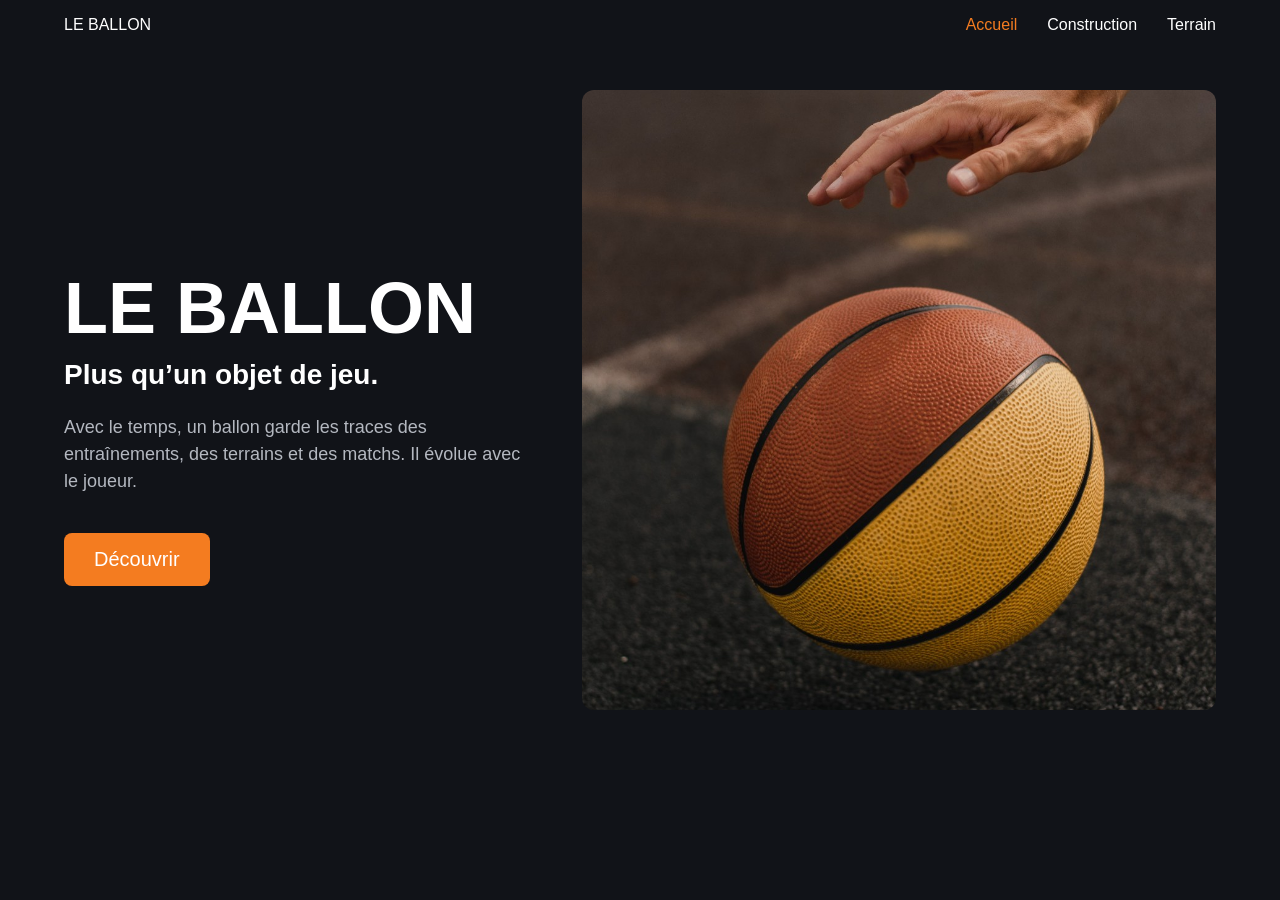
<file: index.html>
<!DOCTYPE html>
<html lang="fr">
 
<head>
 <meta charset="UTF-8">
 <title>Le ballon</title>
 <link rel="stylesheet" href="style.css">
</head>
 
<body>
<header>
    <p>LE BALLON</p>
 
    <div class="menu">
        <a href="index.html" class="actif">Accueil</a>
        <a href="construction.html">Construction</a>
        <a href="terrain.html">Terrain</a>
    </div>
</header>
<div class="accueil">

 <div class="texte">
    <h1>LE BALLON</h1>
    <h2>Plus qu’un objet de jeu.</h2>
 
    <p>
        Avec le temps, un ballon garde les traces des entraînements,
        des terrains et des matchs. Il évolue avec le joueur.
    </p>
 
    <a href="construction.html">Découvrir</a>   
 </div>
 <div class="image">
    <img src="images/accueil.jpg" alt="Ballon de basketball">
 
</div>

 </div>

</body>
 
</html>
</file>
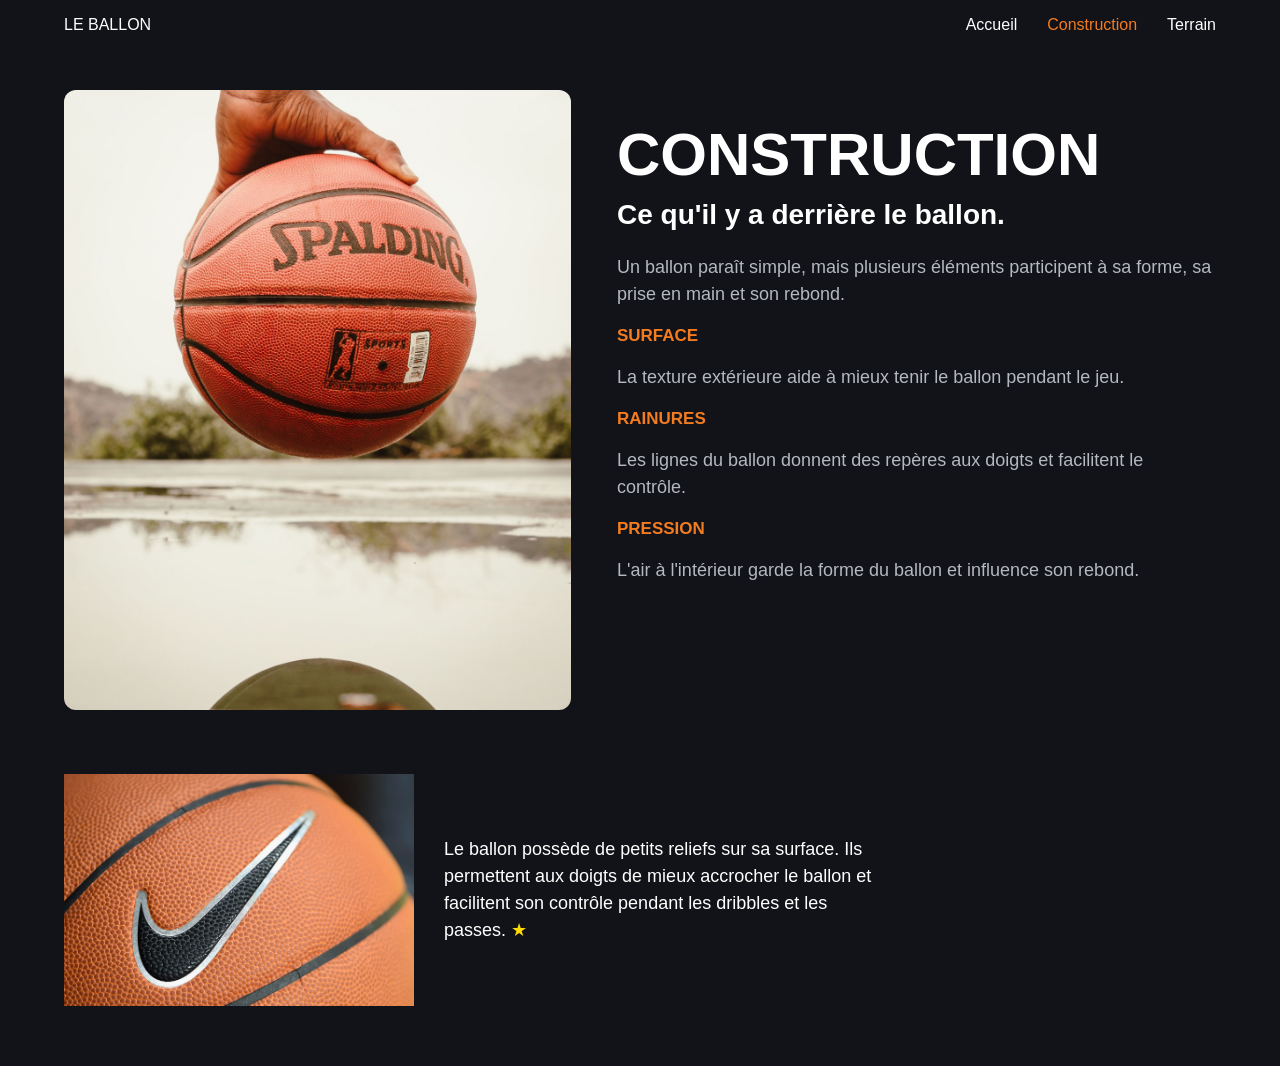
<file: construction.html>
<!DOCTYPE html>
<html lang="fr">
 
<head>
 <meta charset="UTF-8">
 <title>Construction - Le ballon</title>
 <link rel="stylesheet" href="style.css">
</head>
 
<body>
<header>
    <p>LE BALLON</p>
 
    <div class="menu">
        <a href="index.html">Accueil</a>
        <a href="construction.html" class="actif">Construction</a>
        <a href="terrain.html">Terrain</a>
    </div>
</header>
<!-- Début de la section Construction -->
<div class="accueil construction">
 
    <div class="image">
        <img src="images/construction.jpg"
             alt="Détails d'un ballon de basketball">
    </div>
 
    <div class="texte">
        <h1>CONSTRUCTION</h1>
        <h2>Ce qu'il y a derrière le ballon.</h2>
         
    <p>
        Un ballon paraît simple, mais plusieurs éléments
        participent à sa forme, sa prise en main et son rebond.
    </p>
 
    <h3>SURFACE</h3>
    <p>
        La texture extérieure aide à mieux tenir
        le ballon pendant le jeu.
    </p>
 
    <h3>RAINURES</h3>
    <p>
        Les lignes du ballon donnent des repères
        aux doigts et facilitent le contrôle.
    </p>
 
    <h3>PRESSION</h3>
    <p>
        L'air à l'intérieur garde la forme du ballon
        et influence son rebond.
    </p>
    </div>
 
</div>
<!-- Fin de la section Construction -->
 <!-- Photo supplémentaire -->
<div class="detail-photo">
    <img src="images/Texture.jpg"
         alt="Photographie de basketball">
 
    <p>
      Le ballon possède de petits reliefs
    sur sa surface. Ils permettent aux doigts
    de mieux accrocher le ballon et facilitent
    son contrôle pendant les dribbles
    et les passes.
    </p>
</div>
</body>
 
</html>
</file>
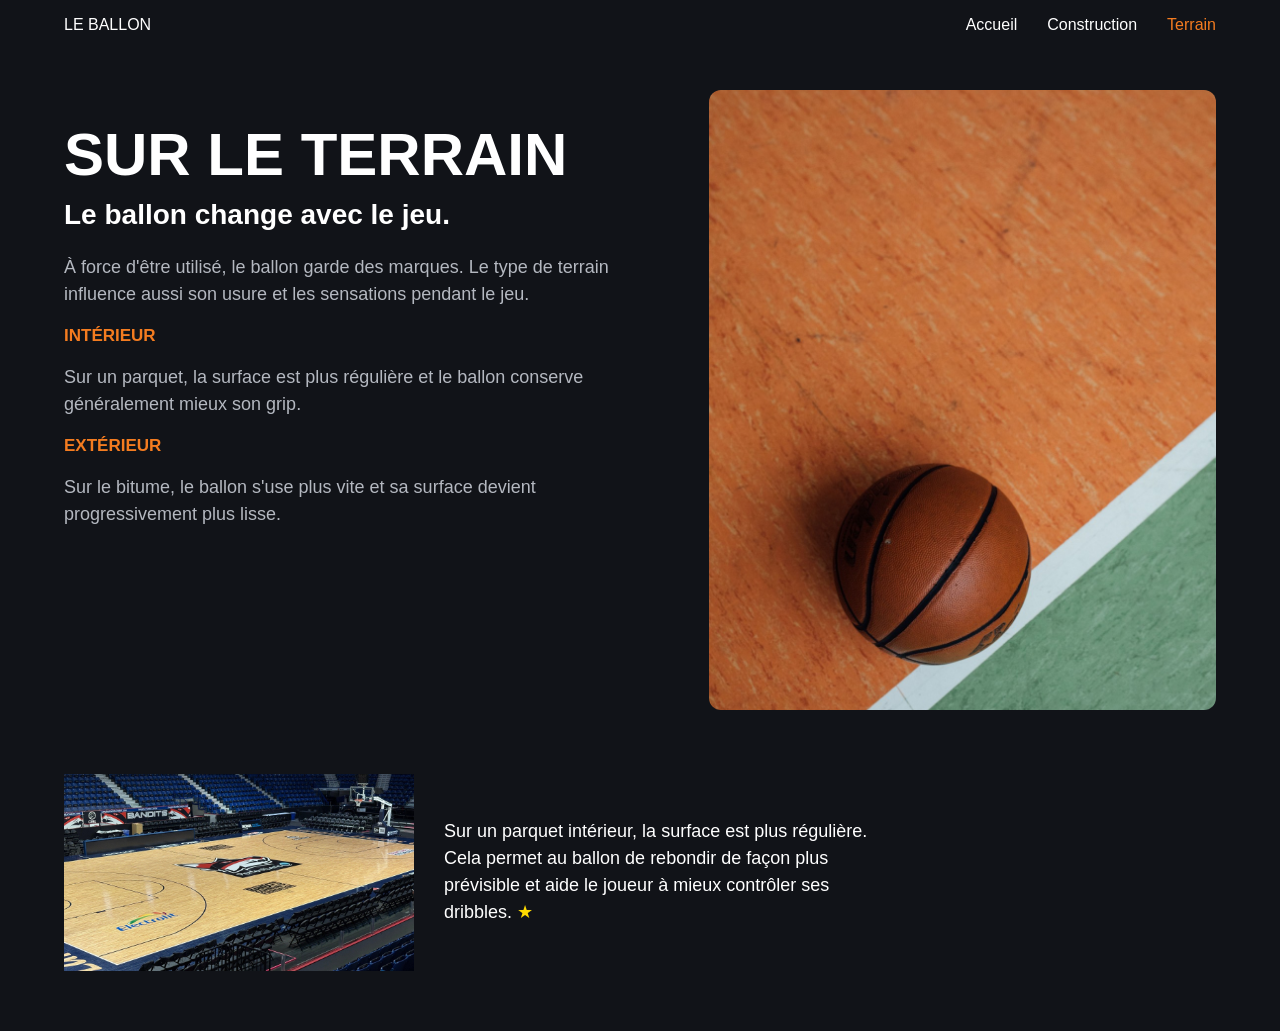
<file: terrain.html>
<!DOCTYPE html>
<html lang="fr">
 
<head>
 <meta charset="UTF-8">
 <title>Terrain - Le ballon</title>
 <link rel="stylesheet" href="style.css">
</head>
 
<body>
<header>
    <p>LE BALLON</p>
 
    <div class="menu">
       <a href="index.html">Accueil</a>
       <a href="construction.html">Construction</a>
       <a href="terrain.html" class="actif">Terrain</a>

    </div>
</header>
<!-- Début de la section Terrain -->
<div class="accueil terrain">
 
    <div class="texte">
        <h1>SUR LE TERRAIN</h1>
        <h2>Le ballon change avec le jeu.</h2>
 
        <p>
            À force d'être utilisé, le ballon garde des marques.
            Le type de terrain influence aussi son usure
            et les sensations pendant le jeu.
        </p>
 
        <h3>INTÉRIEUR</h3>
        <p>
            Sur un parquet, la surface est plus régulière
            et le ballon conserve généralement mieux son grip.
        </p>
 
        <h3>EXTÉRIEUR</h3>
        <p>
            Sur le bitume, le ballon s'use plus vite
            et sa surface devient progressivement plus lisse.
        </p>
    </div>
 
    <div class="image">
        <img src="images/terrain.jpg"
             alt="Ballon de basketball sur un terrain">
    </div>
 
</div>
     <!-- Fin de la section Terrain -->
      <div class="detail-photo">
    <img src="images/parquet.jpg" alt="Parquet de basketball">
 
    <p>
        Sur un parquet intérieur, la surface est plus régulière.
        Cela permet au ballon de rebondir de façon plus prévisible
        et aide le joueur à mieux contrôler ses dribbles.
    </p>
</div>
</body>
</html>
</file>
<file: style.css>
body {
    background-color: #111318;
    color: white;
    font-family: Arial, sans-serif;
    margin: 0;
}
header {
    width: 90%;
    margin: 0 auto;
    display: flex;
    justify-content: space-between;
    align-items: center;
}
.menu {
    display: flex;
}
 
.menu a {
    color: white;
    text-decoration: none;
    margin-left: 30px;
}
.menu a.actif {
    color: #F47C20;
}
.accueil {
    width: 90%;
    margin: 40px auto 0 auto;
    display: flex;
    justify-content: space-between;
    align-items: center;
}
.texte {
    width: 40%;
}
 
.image {
    width: 55%;
}
 
.image img {
    width: 100%;
    height: 620px;
    object-fit: cover;
    border-radius: 12px;
}

.texte h1 {
    font-size: 72px;
    margin-bottom: 10px;
}
 
.texte h2 {
    font-size: 28px;
    margin-top: 0;
}


 
.texte p {
    font-size: 18px;
    line-height: 1.5;
    color: #B4B8C0;
}
.texte a {
    display: inline-block;
    background-color: #F47C20;
    color: white;
    text-decoration: none;
    padding: 15px 30px;
    margin-top: 20px;
    border-radius: 8px;
    font-size: 20px;
}
/* Page Construction */
.construction .image {
    width: 44%;
}
 
.construction .texte {
    width: 52%;
}
 
.construction .texte h1 {
    font-size: 60px;
}
.construction h3 {
    color: #F47C20;
    font-size: 17px;
    margin-bottom: 6px;
}
/* Page Terrain */
.terrain .texte {
    width: 52%;
}
 
.terrain .image {
    width: 44%;
}
 
.terrain .texte h1 {
    font-size: 60px;
}
.terrain h3 {
    color: #F47C20;
    font-size: 17px;
    margin-bottom: 6px;
}

/* Alignement des pages Construction et Terrain */
.construction,
.terrain {
    align-items: flex-start;
}
 
.construction .texte,
.terrain .texte {
    margin-top: 30px;
}
 
.construction .texte h1,
.terrain .texte h1 {
    margin-top: 0;
}

.construction .texte p,
.terrain .texte p {
    color: #B4B8C0;
}
/* Taille de la photo supplémentaire */
.detail-photo img {
    width: 350px;
    height: auto;

}
/* Placement de la photo supplémentaire */
.detail-photo {
    width: 90%;
    margin: 60px auto;
    display: flex;
    align-items: center;
    gap: 30px;
}
.detail-photo p {
    font-size: 18px;
    line-height: 1.5;
    max-width: 450px;
}
/* Etoile des photos supplémentaires */
.detail-photo p::after {
    content: " ★";
    color: #ffda00;
}
</file>
